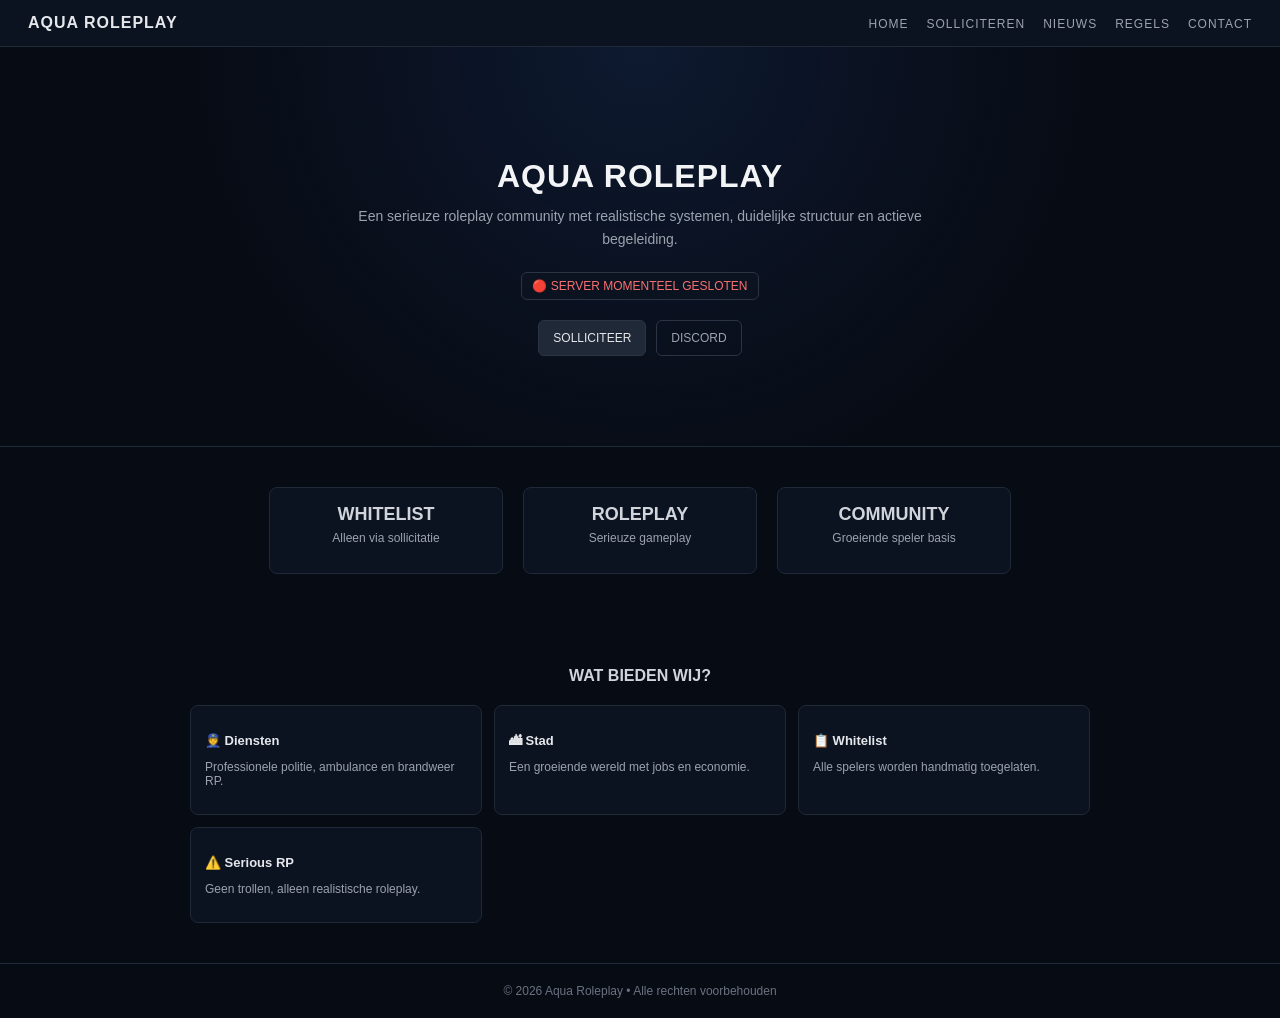
<file: index.html>
<!DOCTYPE html>
<html lang="nl">
<head>
<meta charset="UTF-8">
<meta name="viewport" content="width=device-width, initial-scale=1.0">

<title>Aqua Roleplay</title>

<style>
body{
    margin:0;
    font-family: Arial, Helvetica, sans-serif;
    background:#070b14;
    color:#d1d5db;

    /* page fade-in */
    animation: pageLoad 0.6s ease-in-out;
}

/* PAGE ANIMATION */
@keyframes pageLoad{
    from{opacity:0;}
    to{opacity:1;}
}

/* NAV */
nav{
    display:flex;
    justify-content:space-between;
    align-items:center;
    padding:14px 28px;
    background:#0b1220;
    border-bottom:1px solid #1f2937;

    animation: slideDown 0.5s ease;
}

@keyframes slideDown{
    from{transform:translateY(-10px); opacity:0;}
    to{transform:translateY(0); opacity:1;}
}

.logo{
    font-weight:600;
    color:#e5e7eb;
    letter-spacing:1px;
}

nav ul{
    display:flex;
    gap:18px;
    list-style:none;
    margin:0;
    padding:0;
}

nav ul li a{
    color:#9ca3af;
    text-decoration:none;
    font-size:12px;
    text-transform:uppercase;
    letter-spacing:1px;
    transition:0.2s;
}

nav ul li a:hover{
    color:#3b82f6;
}

/* HERO */
.hero{
    padding:90px 20px;
    text-align:center;
    background:
        radial-gradient(circle at top, rgba(59,130,246,0.12), transparent 60%),
        #070b14;
    border-bottom:1px solid #1f2937;
}

/* HERO ANIMATION */
.hero h1{
    font-size:32px;
    margin-bottom:10px;
    color:#f3f4f6;
    letter-spacing:1px;

    animation: fadeUp 0.6s ease forwards;
}

.hero p{
    max-width:600px;
    margin:0 auto 10px auto;
    color:#9ca3af;
    font-size:14px;
    line-height:1.6;

    animation: fadeUp 0.8s ease forwards;
}

/* STATUS */
.status{
    display:inline-block;
    margin-top:12px;
    padding:6px 10px;
    font-size:12px;
    border-radius:6px;
    border:1px solid #2b3445;
    background:#0b1220;
    color:#f87171;

    animation: fadeUp 1s ease forwards;
}

/* BUTTONS */
.buttons{
    margin-top:20px;
    display:flex;
    justify-content:center;
    gap:10px;

    animation: fadeUp 1.1s ease forwards;
}

.btn{
    padding:10px 14px;
    border-radius:6px;
    font-size:12px;
    text-decoration:none;
    border:1px solid #2b3445;
    transition:0.2s;
}

.btn.primary{
    background:#1f2937;
    color:#e5e7eb;
}

.btn.primary:hover{
    background:#3b82f6;
    border-color:#3b82f6;
    transform:translateY(-2px);
}

.btn.secondary{
    background:transparent;
    color:#9ca3af;
}

.btn.secondary:hover{
    color:#e5e7eb;
    border-color:#3b82f6;
}

/* FADE UP ANIMATION */
@keyframes fadeUp{
    from{
        opacity:0;
        transform:translateY(12px);
    }
    to{
        opacity:1;
        transform:translateY(0);
    }
}

/* CARDS */
.stats{
    display:flex;
    justify-content:center;
    gap:20px;
    padding:40px 20px;
    flex-wrap:wrap;
}

.card{
    background:#0b1220;
    border:1px solid #1f2937;
    padding:16px;
    width:200px;
    border-radius:8px;
    text-align:center;

    animation: fadeUp 0.8s ease;
    transition:0.2s;
}

.card:hover{
    transform:translateY(-4px);
    border-color:#3b82f6;
}

.card h2{
    margin:0;
    font-size:18px;
}

.card p{
    margin-top:6px;
    font-size:12px;
    color:#9ca3af;
}

/* FEATURES */
.features{
    padding:40px 20px;
    text-align:center;
}

.features h1{
    font-size:16px;
    margin-bottom:20px;

    animation: fadeUp 0.6s ease;
}

.feature-grid{
    display:grid;
    grid-template-columns:repeat(auto-fit, minmax(220px, 1fr));
    gap:12px;
    max-width:900px;
    margin:0 auto;
}

.feature{
    background:#0b1220;
    border:1px solid #1f2937;
    padding:14px;
    border-radius:8px;
    text-align:left;

    animation: fadeUp 0.8s ease;
    transition:0.2s;
}

.feature:hover{
    transform:translateY(-4px);
    border-color:#3b82f6;
}

.feature h3{
    font-size:13px;
    margin-bottom:6px;
    color:#e5e7eb;
}

.feature p{
    font-size:12px;
    color:#9ca3af;
}

/* FOOTER */
footer{
    text-align:center;
    padding:20px;
    font-size:12px;
    color:#6b7280;
    border-top:1px solid #1f2937;
}
</style>

</head>

<body>

<nav>
    <div class="logo">AQUA ROLEPLAY</div>

    <ul>
        <li><a href="index.html">Home</a></li>
        <li><a href="sollicitatie.html">Solliciteren</a></li>
        <li><a href="nieuws.html">Nieuws</a></li>
        <li><a href="regels.html">Regels</a></li>
        <li><a href="contact.html">Contact</a></li>
    </ul>
</nav>

<header class="hero">

    <h1>AQUA ROLEPLAY</h1>

    <p>
        Een serieuze roleplay community met realistische systemen,
        duidelijke structuur en actieve begeleiding.
    </p>

    <div class="status">🔴 SERVER MOMENTEEL GESLOTEN</div>

    <div class="buttons">
        <a href="sollicitatie.html" class="btn primary">SOLLICITEER</a>
        <a href="https://discord.gg/UnYFPUC9XF" class="btn secondary">DISCORD</a>
    </div>

</header>

<section class="stats">

    <div class="card">
        <h2>WHITELIST</h2>
        <p>Alleen via sollicitatie</p>
    </div>

    <div class="card">
        <h2>ROLEPLAY</h2>
        <p>Serieuze gameplay</p>
    </div>

    <div class="card">
        <h2>COMMUNITY</h2>
        <p>Groeiende speler basis</p>
    </div>

</section>

<section class="features">

    <h1>WAT BIEDEN WIJ?</h1>

    <div class="feature-grid">

        <div class="feature">
            <h3>👮 Diensten</h3>
            <p>Professionele politie, ambulance en brandweer RP.</p>
        </div>

        <div class="feature">
            <h3>🏙 Stad</h3>
            <p>Een groeiende wereld met jobs en economie.</p>
        </div>

        <div class="feature">
            <h3>📋 Whitelist</h3>
            <p>Alle spelers worden handmatig toegelaten.</p>
        </div>

        <div class="feature">
            <h3>⚠️ Serious RP</h3>
            <p>Geen trollen, alleen realistische roleplay.</p>
        </div>

    </div>
</section>

<footer>
    © 2026 Aqua Roleplay • Alle rechten voorbehouden
</footer>

</body>
</html>
</file>
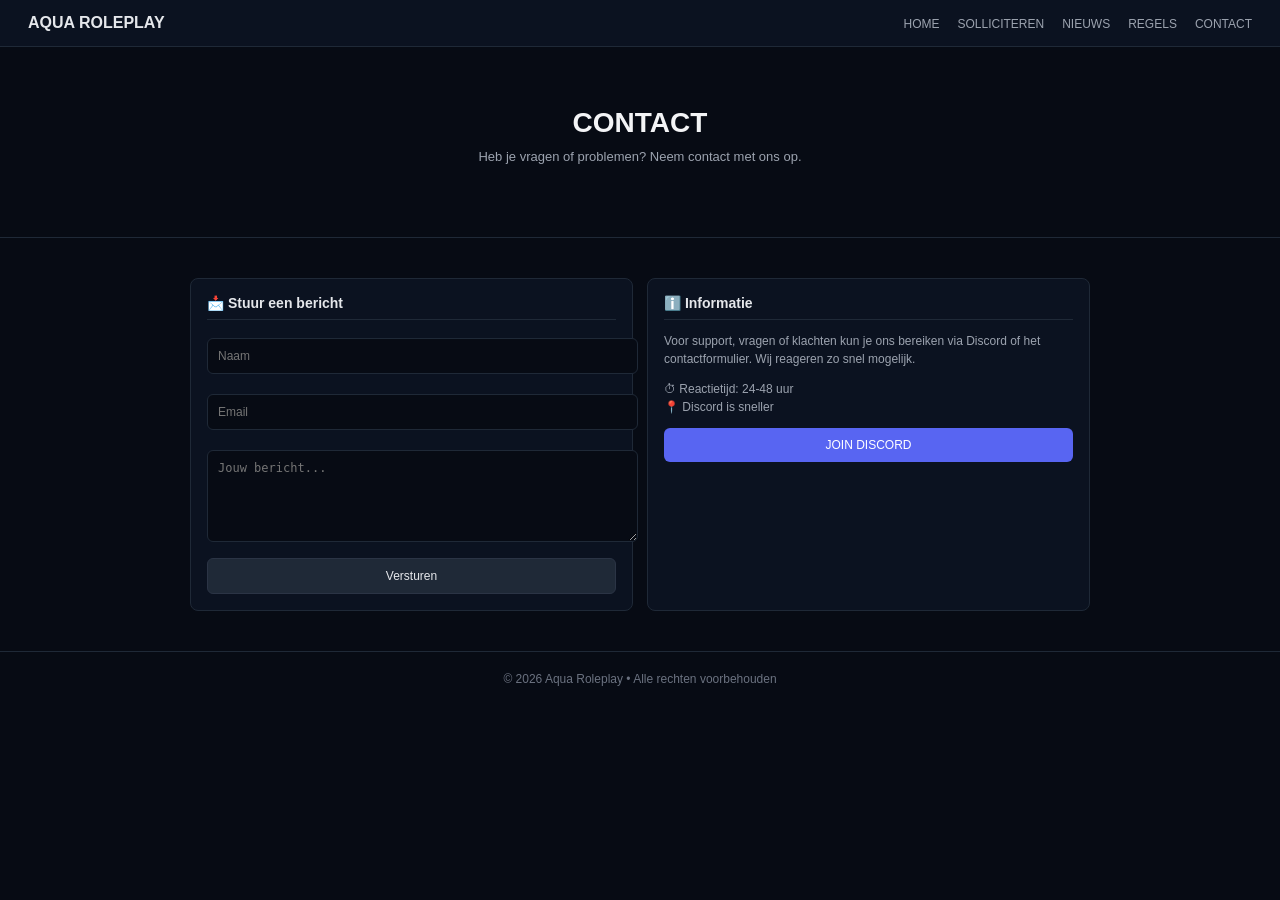
<file: contact.html>
<!DOCTYPE html>
<html lang="nl">
<head>
<meta charset="UTF-8">
<meta name="viewport" content="width=device-width, initial-scale=1.0">

<title>Aqua Roleplay - Contact</title>

<style>
body{
    margin:0;
    font-family: Arial, Helvetica, sans-serif;
    background:#070b14;
    color:#d1d5db;
    animation: fadeIn 0.5s ease;
}

@keyframes fadeIn{
    from{opacity:0;}
    to{opacity:1;}
}

/* NAV */
nav{
    display:flex;
    justify-content:space-between;
    align-items:center;
    padding:14px 28px;
    background:#0b1220;
    border-bottom:1px solid #1f2937;
}

.logo{
    font-weight:600;
    color:#e5e7eb;
}

nav ul{
    display:flex;
    gap:18px;
    list-style:none;
    margin:0;
    padding:0;
}

nav ul li a{
    color:#9ca3af;
    text-decoration:none;
    font-size:12px;
    text-transform:uppercase;
}

nav ul li a:hover{
    color:#3b82f6;
}

/* HERO */
.hero{
    text-align:center;
    padding:60px 20px;
    border-bottom:1px solid #1f2937;
}

.hero h1{
    margin:0;
    font-size:28px;
    color:#f3f4f6;
}

.hero p{
    font-size:13px;
    color:#9ca3af;
    margin-top:10px;
}

/* CONTACT WRAPPER */
.contact-container{
    max-width:900px;
    margin:40px auto;
    padding:0 20px;

    display:grid;
    grid-template-columns:repeat(auto-fit, minmax(280px, 1fr));
    gap:14px;
}

/* CARD */
.card{
    background:#0b1220;
    border:1px solid #1f2937;
    border-radius:8px;
    padding:16px;
    transition:0.2s;
}

.card:hover{
    transform:translateY(-5px);
    border-color:#3b82f6;
}

/* FORM */
input, textarea{
    width:100%;
    padding:10px;
    margin-top:8px;
    margin-bottom:12px;
    border-radius:6px;
    border:1px solid #1f2937;
    background:#070b14;
    color:#d1d5db;
    font-size:12px;
    outline:none;
}

input:focus, textarea:focus{
    border-color:#3b82f6;
}

button{
    width:100%;
    padding:10px;
    background:#1f2937;
    border:1px solid #2b3445;
    color:#e5e7eb;
    border-radius:6px;
    font-size:12px;
    cursor:pointer;
    transition:0.2s;
}

button:hover{
    background:#3b82f6;
    border-color:#3b82f6;
    transform:translateY(-2px);
}

/* INFO TEXT */
.card h2{
    font-size:14px;
    margin:0 0 10px 0;
    color:#e5e7eb;
    border-bottom:1px solid #1f2937;
    padding-bottom:8px;
}

.card p{
    font-size:12px;
    color:#9ca3af;
    line-height:1.5;
}

/* DISCORD BUTTON */
.discord{
    display:block;
    text-align:center;
    margin-top:12px;
    padding:10px;
    border-radius:6px;
    background:#5865F2;
    color:white;
    text-decoration:none;
    font-size:12px;
    transition:0.2s;
}

.discord:hover{
    background:#4752c4;
    transform:translateY(-2px);
}

/* FOOTER */
footer{
    text-align:center;
    padding:20px;
    font-size:12px;
    color:#6b7280;
    border-top:1px solid #1f2937;
    margin-top:40px;
}
</style>

</head>

<body>

<nav>
    <div class="logo">AQUA ROLEPLAY</div>

    <ul>
        <li><a href="index.html">Home</a></li>
        <li><a href="sollicitatie.html">Solliciteren</a></li>
        <li><a href="nieuws.html">Nieuws</a></li>
        <li><a href="regels.html">Regels</a></li>
        <li><a href="contact.html">Contact</a></li>
    </ul>
</nav>

<header class="hero">
    <h1>CONTACT</h1>
    <p>Heb je vragen of problemen? Neem contact met ons op.</p>
</header>

<section class="contact-container">

    <!-- FORM -->
    <div class="card">
        <h2>📩 Stuur een bericht</h2>

        <input type="text" placeholder="Naam">
        <input type="email" placeholder="Email">
        <textarea rows="5" placeholder="Jouw bericht..."></textarea>

        <button onclick="sendMessage()">Versturen</button>
    </div>

    <!-- INFO -->
    <div class="card">
        <h2>ℹ️ Informatie</h2>
        <p>
            Voor support, vragen of klachten kun je ons bereiken via Discord of het contactformulier.
            Wij reageren zo snel mogelijk.
        </p>

        <p>
            ⏱ Reactietijd: 24-48 uur<br>
            📍 Discord is sneller
        </p>

        <a class="discord" href="https://discord.gg/UnYFPUC9XF" target="_blank">
            JOIN DISCORD
        </a>
    </div>

</section>

<footer>
    © 2026 Aqua Roleplay • Alle rechten voorbehouden
</footer>

<script>
function sendMessage(){
    alert("Bericht verzonden! (demo - nog niet gekoppeld)");
}
</script>

</body>
</html>
</file>
